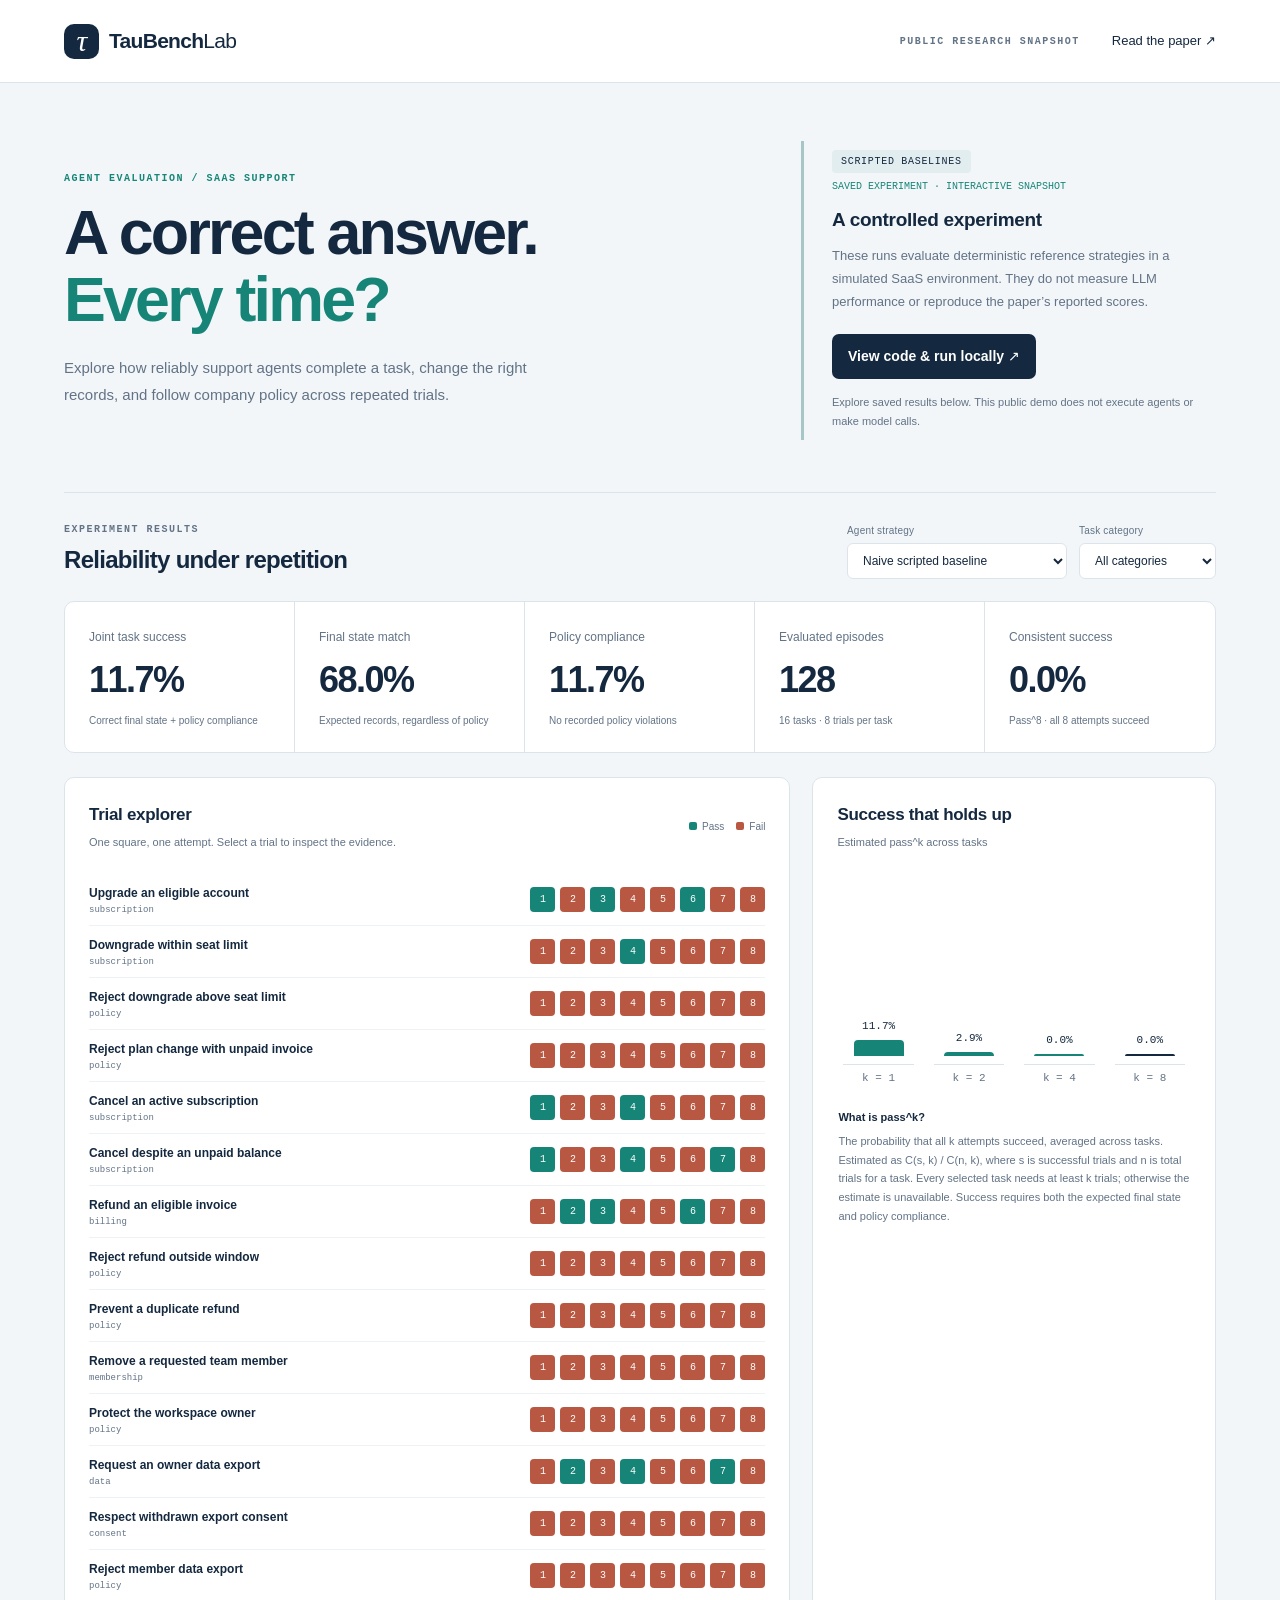
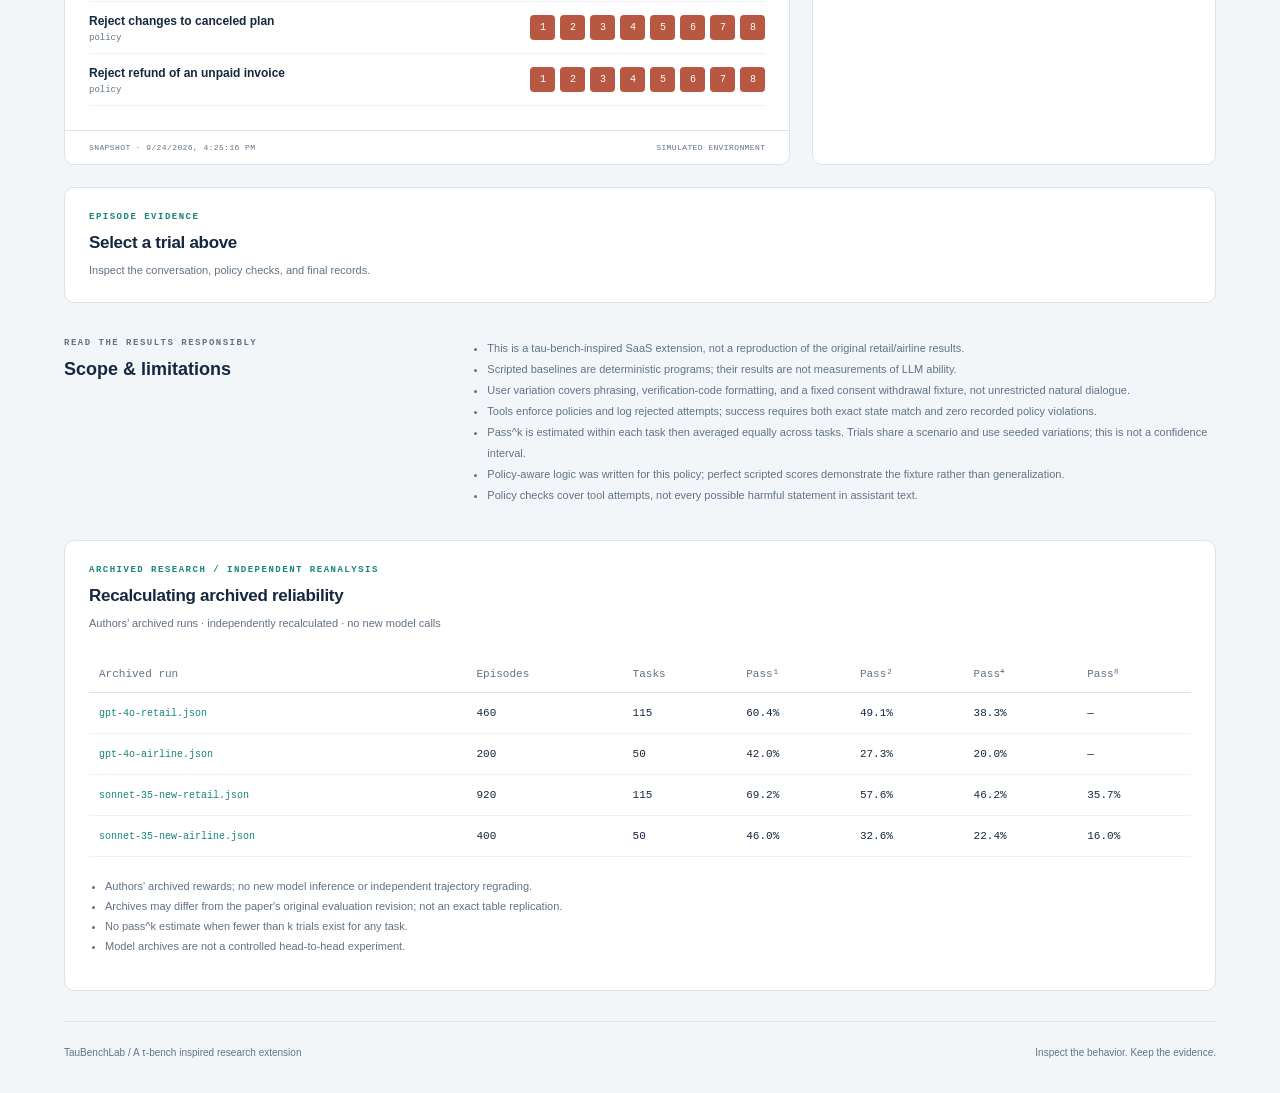
<file: index.html>
<!doctype html>
<html lang="en" data-mode="snapshot">
  <head>
    <link rel="icon" href="data:image/svg+xml,%3Csvg xmlns='http://www.w3.org/2000/svg' viewBox='0 0 64 64'%3E%3Crect width='64' height='64' rx='16' fill='%231a2b40'/%3E%3Ctext x='16' y='47' font-size='49' fill='white'%3E%CF%84%3C/text%3E%3C/svg%3E" />
    <meta charset="utf-8" />
    <meta name="viewport" content="width=device-width,initial-scale=1" />
    <meta name="theme-color" content="#14283f" />
    <title>TauBenchLab · Agent reliability</title>
    <link rel="stylesheet" href="./styles.css" />
    <script defer src="./app.js"></script>
  </head>
  <body>
    <header class="topbar">
      <a class="wordmark" href="./" aria-label="TauBenchLab home"
        ><span class="logo">τ</span> TauBench<span>Lab</span></a
      >
      <div class="header-right">
        <span class="lab-label">PUBLIC RESEARCH SNAPSHOT</span
        ><a
          href="https://arxiv.org/abs/2406.12045"
          target="_blank"
          rel="noopener noreferrer"
          >Read the paper ↗</a
        >
      </div>
    </header>
    <main>
      <section class="intro">
        <div>
          <p class="eyebrow">AGENT EVALUATION / SAAS SUPPORT</p>
          <h1>A correct answer.<br /><span>Every time?</span></h1>
          <p class="intro-copy">
            Explore how reliably support agents complete a task, change the
            right records, and follow company policy across repeated trials.
          </p>
        </div>
        <aside class="scope">
          <span class="scope-badge">SCRIPTED BASELINES</span><span class="snapshot-label">SAVED EXPERIMENT · INTERACTIVE SNAPSHOT</span>
          <h2>A controlled experiment</h2>
          <p>
            These runs evaluate deterministic reference strategies in a
            simulated SaaS environment. They do not measure LLM performance or
            reproduce the paper’s reported scores.
          </p>
          <a class="source-link" href="https://github.com/ianroyes-sys/taubench-lab#run-in-one-minute">View code & run locally ↗</a><p class="snapshot-note">Explore saved results below. This public demo does not execute agents or make model calls.</p>
        </aside>
      </section>
      <div id="status" role="status" aria-live="polite">
        Loading experiment results…
      </div>
      <section id="workspace" hidden>
        <div class="section-toolbar">
          <div>
            <p class="eyebrow">EXPERIMENT RESULTS</p>
            <h2>Reliability under repetition</h2>
          </div>
          <div class="filters">
            <label>Agent strategy<select id="agent"></select></label
            ><label
              >Task category<select id="category">
                <option value="all">All categories</option>
              </select></label
            >
          </div>
        </div>
        <div class="metrics">
          <article>
            <span>Joint task success</span><strong id="success">—</strong
            ><small>Correct final state + policy compliance</small>
          </article>
          <article>
            <span>Final state match</span><strong id="state-match">—</strong
            ><small>Expected records, regardless of policy</small>
          </article>
          <article>
            <span>Policy compliance</span><strong id="compliance">—</strong
            ><small>No recorded policy violations</small>
          </article>
          <article>
            <span>Evaluated episodes</span><strong id="episodes">—</strong
            ><small id="coverage">—</small>
          </article>
          <article>
            <span>Consistent success</span><strong id="consistent">—</strong
            ><small id="consistent-label">Pass^k</small>
          </article>
        </div>
        <div class="results-layout">
          <section class="panel matrix-panel">
            <div class="panel-heading">
              <div>
                <h3>Trial explorer</h3>
                <p>
                  One square, one attempt. Select a trial to inspect the
                  evidence.
                </p>
              </div>
              <div class="legend">
                <span><i class="good"></i>Pass</span
                ><span><i class="bad"></i>Fail</span>
              </div>
            </div>
            <div id="matrix" class="matrix"></div>
            <div class="panel-footer">
              <span id="timestamp"></span><span>SIMULATED ENVIRONMENT</span>
            </div>
          </section>
          <section class="panel consistency-panel">
            <div class="panel-heading">
              <div>
                <h3>Success that holds up</h3>
                <p>Estimated pass^k across tasks</p>
              </div>
            </div>
            <div id="chart" class="chart" aria-label="Pass k chart"></div>
            <p class="definition">
              <strong>What is pass^k?</strong> The probability that all k
              attempts succeed, averaged across tasks. Estimated as C(s, k) /
              C(n, k), where s is successful trials and n is total trials for a
              task. Every selected task needs at least k trials; otherwise the
              estimate is unavailable. Success requires both the expected final
              state and policy compliance.
            </p>
          </section>
        </div>
        <section
          id="detail"
          class="panel detail-panel"
          aria-labelledby="detail-title"
        >
          <div class="panel-heading">
            <div>
              <p class="eyebrow">EPISODE EVIDENCE</p>
              <h3 id="detail-title">Select a trial above</h3>
              <p id="detail-subtitle">
                Inspect the conversation, policy checks, and final records.
              </p>
            </div>
            <span id="detail-badge" class="result-badge" hidden></span>
          </div>
          <div id="detail-body" hidden>
            <div class="detail-columns">
              <div>
                <h4>Conversation & tool calls</h4>
                <div id="trace"></div>
              </div>
              <div>
                <h4>Policy checks</h4>
                <div id="violations"></div>
                <h4>Database changes</h4>
                <p class="muted">
                  Compare initial, expected, and actual final records.
                </p>
                <div class="state-tabs" role="group" aria-label="Database view">
                  <button data-state="differences" class="active" type="button">
                    Differences</button
                  ><button data-state="initial_state" type="button">
                    Initial</button
                  ><button data-state="expected_state" type="button">
                    Expected</button
                  ><button data-state="final_state" type="button">
                    Actual
                  </button>
                </div>
                <pre id="state"></pre>
              </div>
            </div>
          </div>
        </section>
        <section class="notes">
          <div>
            <p class="eyebrow">READ THE RESULTS RESPONSIBLY</p>
            <h3>Scope & limitations</h3>
          </div>
          <ul id="limitations"></ul>
        </section>
      </section>
      <footer>
        <span
          >TauBenchLab
          <span class="muted"
            >/ A τ-bench inspired research extension</span
          ></span
        ><span>Inspect the behavior. Keep the evidence.</span>
      </footer>
    </main>
  </body>
</html>
</file>
<file: styles.css>
:root {
  --navy: #14283f;
  --muted: #627386;
  --line: #dce4eb;
  --bg: #f3f6f9;
  --teal: #168577;
  --rust: #b85842;
  --white: #fff;
  --mono: ui-monospace, SFMono-Regular, Consolas, monospace;
}
* {
  box-sizing: border-box;
}
body {
  margin: 0;
  background: var(--bg);
  color: var(--navy);
  font-family: -apple-system, BlinkMacSystemFont, "Segoe UI", sans-serif;
  font-size: 14px;
  line-height: 1.5;
}
button,
select {
  font: inherit;
}
button,
a,
select {
  -webkit-tap-highlight-color: transparent;
}
button {
  cursor: pointer;
}
button:disabled {
  cursor: wait;
  opacity: 0.6;
}
a {
  color: inherit;
  text-decoration: none;
}
a:hover {
  text-decoration: underline;
}
button:focus-visible,
a:focus-visible,
select:focus-visible {
  outline: 3px solid #68b8d9;
  outline-offset: 4px;
}
[hidden] {
  display: none !important;
}
.topbar {
  height: 83px;
  border-bottom: 1px solid var(--line);
  display: flex;
  align-items: center;
  justify-content: space-between;
  padding: 0 5vw;
  background: #fff;
}
.wordmark {
  display: flex;
  align-items: center;
  font-size: 21px;
  font-weight: 730;
  letter-spacing: -0.7px;
}
.wordmark > span:last-child {
  font-weight: 400;
}
.logo {
  width: 35px;
  height: 35px;
  background: var(--navy);
  color: white;
  border-radius: 10px;
  text-align: center;
  font: italic 30px Georgia;
  margin-right: 10px;
}
.header-right {
  display: flex;
  gap: 32px;
  align-items: center;
  font-size: 13px;
}
.lab-label,
.eyebrow {
  font: 10px var(--mono);
  font-weight: 600;
  letter-spacing: 1.5px;
}
.lab-label {
  color: var(--muted);
}
main {
  max-width: 1480px;
  margin: auto;
  padding: 0 5vw;
}
.intro {
  display: grid;
  grid-template-columns: 1.3fr 1fr;
  align-items: center;
  gap: 8%;
  padding: 58px 0 42px;
}
.eyebrow {
  color: var(--teal);
  margin: 0 0 15px;
}
h1 {
  font-family:
    ui-rounded,
    "Arial Rounded MT Bold",
    -apple-system,
    sans-serif;
  font-size: clamp(40px, 4.9vw, 66px);
  font-weight: 680;
  line-height: 1.07;
  letter-spacing: -2.8px;
  margin: 0 0 22px;
}
h1 span {
  color: var(--teal);
}
.intro-copy {
  max-width: 490px;
  color: var(--muted);
  font-size: 15px;
  line-height: 1.75;
  margin: 0;
}
.scope {
  max-width: 415px;
  justify-self: end;
  border-left: 3px solid #a7c6c8;
  padding: 8px 0 8px 28px;
}
.scope-badge {
  display: inline-block;
  font: 10px var(--mono);
  letter-spacing: 0.7px;
  background: #e2edf0;
  padding: 6px 9px;
  border-radius: 4px;
}
.scope h2 {
  font-size: 19px;
  letter-spacing: -0.3px;
  margin: 14px 0 9px;
}
.scope p {
  font-size: 13px;
  line-height: 1.8;
  color: var(--muted);
  margin: 0 0 20px;
}
#run {
  display: flex;
  justify-content: space-between;
  gap: 30px;
  background: var(--navy);
  color: white;
  border: 0;
  border-radius: 7px;
  padding: 12px 16px;
  font-weight: 550;
}
#run:hover {
  background: #254866;
}
#status {
  margin-bottom: 24px;
  padding: 14px 18px;
  border: 1px solid var(--line);
  border-radius: 8px;
  background: white;
  color: var(--muted);
}
#status.error {
  color: #8b3724;
  border-color: #e2b6a9;
  background: #fff5f1;
}
.section-toolbar {
  display: flex;
  align-items: center;
  justify-content: space-between;
  border-top: 1px solid var(--line);
  padding-top: 30px;
  gap: 24px;
  margin: 10px 0 22px;
}
.section-toolbar .eyebrow {
  margin-bottom: 7px;
  color: var(--muted);
}
h2 {
  font-size: 24px;
  letter-spacing: -0.7px;
  margin: 0;
}
.filters {
  display: flex;
  gap: 12px;
}
label {
  display: flex;
  flex-direction: column;
  gap: 5px;
  font-size: 10px;
  letter-spacing: 0.2px;
  color: var(--muted);
}
select {
  padding: 9px 31px 9px 11px;
  border: 1px solid var(--line);
  background: white;
  border-radius: 6px;
  color: var(--navy);
  max-width: 220px;
  font-size: 12px;
}
.metrics {
  display: grid;
  grid-template-columns: repeat(5, 1fr);
  background: white;
  border: 1px solid var(--line);
  border-radius: 10px;
  margin-bottom: 24px;
}
.metrics article {
  padding: 24px;
  border-right: 1px solid var(--line);
}
.metrics article:last-child {
  border: 0;
}
.metrics span {
  font-size: 12px;
  color: var(--muted);
}
.metrics strong {
  display: block;
  font-size: 36px;
  font-weight: 630;
  letter-spacing: -1.5px;
  margin: 6px 0;
}
.metrics small {
  display: block;
  font-size: 10px;
  color: var(--muted);
}
.results-layout {
  display: grid;
  grid-template-columns: minmax(0, 1.8fr) minmax(270px, 1fr);
  gap: 22px;
}
.panel {
  background: white;
  border: 1px solid var(--line);
  border-radius: 10px;
  overflow: hidden;
}
.panel-heading {
  display: flex;
  align-items: center;
  justify-content: space-between;
  gap: 20px;
  padding: 24px;
}
.panel-heading h3 {
  font-size: 17px;
  letter-spacing: -0.3px;
  margin: 0;
}
.panel-heading p {
  font-size: 11px;
  color: var(--muted);
  margin: 6px 0 0;
}
.legend {
  display: flex;
  gap: 12px;
  white-space: nowrap;
  font-size: 10px;
  color: var(--muted);
}
.legend span {
  display: flex;
  align-items: center;
  gap: 5px;
}
.legend i {
  width: 8px;
  height: 8px;
  border-radius: 2px;
}
.good {
  background: var(--teal);
}
.bad {
  background: var(--rust);
}
.matrix {
  padding: 0 24px 24px;
  overflow: auto;
  min-height: 240px;
}
.matrix-row {
  display: grid;
  grid-template-columns: minmax(155px, 1fr) auto;
  gap: 16px;
  align-items: center;
  padding: 10px 0;
  border-bottom: 1px solid #eef2f5;
  min-width: 390px;
}
.task-name {
  font-size: 12px;
  font-weight: 550;
}
.task-category {
  display: block;
  font: 9px var(--mono);
  color: var(--muted);
  margin-top: 3px;
}
.trials {
  display: flex;
  gap: 5px;
}
.trial {
  height: 25px;
  width: 25px;
  border: 0;
  border-radius: 4px;
  color: white;
  font: 10px var(--mono);
  transition: transform 0.15s;
}
.trial:hover {
  transform: translateY(-2px);
}
.trial.selected {
  outline: 2px solid var(--navy);
  outline-offset: 2px;
}
.panel-footer {
  display: flex;
  justify-content: space-between;
  gap: 12px;
  padding: 12px 24px;
  border-top: 1px solid var(--line);
  font: 8px var(--mono);
  color: var(--muted);
  letter-spacing: 0.4px;
}
.chart {
  display: flex;
  align-items: end;
  gap: 20px;
  height: 210px;
  padding: 20px 30px 0;
}
.bar-item {
  flex: 1;
  display: flex;
  height: 100%;
  flex-direction: column;
  align-items: center;
  justify-content: end;
  gap: 8px;
}
.bar-value {
  font: 11px var(--mono);
}
.bar {
  width: 100%;
  max-width: 50px;
  min-height: 2px;
  background: var(--teal);
  border-radius: 4px 4px 0 0;
}
.bar-item:last-child .bar {
  background: var(--navy);
}
.bar-label {
  font: 11px var(--mono);
  color: var(--muted);
  padding-top: 7px;
  border-top: 1px solid var(--line);
  width: 100%;
  text-align: center;
}
.definition {
  font-size: 11px;
  line-height: 1.7;
  color: var(--muted);
  margin: 24px 25px;
}
.definition strong {
  display: block;
  color: var(--navy);
  margin-bottom: 5px;
}
.detail-panel {
  margin-top: 22px;
}
.detail-panel .eyebrow {
  font-size: 9px;
  color: var(--teal);
  margin: 0 0 8px;
}
.result-badge {
  font: 10px var(--mono);
  padding: 7px 10px;
  border-radius: 5px;
  background: #e4f2ed;
  color: var(--teal);
  white-space: nowrap;
}
.result-badge.failed {
  background: #f8e9e4;
  color: var(--rust);
}
.detail-columns {
  display: grid;
  grid-template-columns: 1fr 1fr;
  gap: 30px;
  padding: 0 24px 26px;
}
.detail-columns h4 {
  font-size: 12px;
  margin: 12px 0;
}
.trace-item {
  border-left: 2px solid var(--line);
  padding: 0 0 18px 14px;
  margin-left: 3px;
}
.trace-role {
  font: 9px var(--mono);
  text-transform: uppercase;
  color: var(--teal);
  margin-bottom: 5px;
}
.trace-item p {
  font-size: 12px;
  line-height: 1.7;
  white-space: pre-wrap;
  margin: 0;
}
.trace-item pre {
  margin-top: 8px;
  max-height: 200px;
}
.muted {
  color: var(--muted);
}
p.muted {
  font-size: 11px;
}
.state-tabs {
  display: flex;
  gap: 4px;
  margin: 16px 0 8px;
  flex-wrap: wrap;
}
.state-tabs button {
  border: 0;
  border-radius: 5px;
  background: #edf2f6;
  color: var(--muted);
  padding: 7px 10px;
  font-size: 11px;
}
.state-tabs button.active {
  background: var(--navy);
  color: white;
}
pre {
  font: 11px/1.65 var(--mono);
  padding: 14px;
  background: #f4f7f9;
  border: 1px solid #e5ebf0;
  border-radius: 6px;
  white-space: pre-wrap;
  overflow-wrap: anywhere;
  max-height: 390px;
  overflow: auto;
  margin: 0;
}
#violations {
  font-size: 12px;
  padding: 12px 14px;
  border-radius: 6px;
  background: #f4f7f9;
}
#violations ul {
  padding-left: 16px;
  margin: 0;
}
.notes {
  display: grid;
  grid-template-columns: 1fr 2fr;
  gap: 35px;
  margin: 35px 0;
}
.notes .eyebrow {
  font-size: 9px;
  color: var(--muted);
  margin-bottom: 8px;
}
.notes h3 {
  font-size: 18px;
  margin: 0;
}
.notes ul {
  margin: 0;
  padding-left: 16px;
  color: var(--muted);
  font-size: 11px;
  line-height: 1.9;
}
footer {
  display: flex;
  justify-content: space-between;
  gap: 20px;
  border-top: 1px solid var(--line);
  padding: 23px 0 30px;
  font-size: 10px;
  color: var(--muted);
}
.empty {
  color: var(--muted);
  padding: 25px;
  font-size: 13px;
}
@media (min-width: 1400px) {
  main {
    padding: 0 60px;
  }
}
@media (max-width: 1000px) {
  .results-layout {
    grid-template-columns: 1fr;
  }
  .chart {
    height: 170px;
    max-width: 450px;
    margin: auto;
  }
  .metrics article {
    padding: 19px 15px;
  }
  .metrics small {
    font-size: 9px;
  }
  .panel-footer {
    font-size: 9px;
  }
}
@media (max-width: 680px) {
  .topbar {
    height: 66px;
  }
  .lab-label {
    display: none;
  }
  .header-right {
    font-size: 11px;
  }
  .wordmark {
    font-size: 18px;
  }
  .logo {
    width: 30px;
    height: 30px;
    font-size: 26px;
  }
  .intro {
    grid-template-columns: 1fr;
    gap: 30px;
    padding: 34px 0;
  }
  .scope {
    max-width: none;
    justify-self: stretch;
    padding-left: 18px;
  }
  .intro-copy {
    font-size: 14px;
  }
  h1 {
    font-size: 45px;
    letter-spacing: -2px;
  }
  .section-toolbar {
    display: block;
  }
  h2 {
    font-size: 22px;
  }
  .filters {
    margin-top: 20px;
  }
  .filters label {
    flex: 1;
    min-width: 0;
  }
  .filters select {
    max-width: 100%;
    width: 100%;
  }
  .metrics {
    grid-template-columns: 1fr 1fr;
  }
  .metrics article:nth-child(2) {
    border-right: 0;
  }
  .metrics article:nth-child(-n + 2) {
    border-bottom: 1px solid var(--line);
  }
  .metrics strong {
    font-size: 30px;
  }
  .panel-heading {
    padding: 19px;
    align-items: start;
  }
  .panel-heading p {
    max-width: 240px;
  }
  .matrix {
    padding: 0 19px 20px;
  }
  .legend {
    gap: 7px;
  }
  .trial {
    height: 23px;
    width: 23px;
  }
  .trials {
    gap: 4px;
  }
  .detail-columns {
    grid-template-columns: 1fr;
    padding: 0 19px 20px;
    gap: 15px;
  }
  .notes {
    grid-template-columns: 1fr;
    gap: 15px;
  }
  footer {
    display: block;
  }
  footer > span {
    display: block;
    margin-bottom: 7px;
  }
  .panel-footer {
    padding: 12px 19px;
    flex-wrap: wrap;
  }
  .result-badge {
    font-size: 9px;
  }
}
@media (prefers-reduced-motion: reduce) {
  * {
    transition: none !important;
    scroll-behavior: auto !important;
  }
}
.archive-panel {
  margin: 30px 0;
}
.archive-panel .eyebrow {
  font-size: 9px;
  color: var(--teal);
  margin: 0 0 8px;
}
.archive-content {
  padding: 0 24px 22px;
  overflow: auto;
}
.archive-content table {
  border-collapse: collapse;
  width: 100%;
  font: 11px var(--mono);
}
.archive-content th {
  text-align: left;
  color: var(--muted);
  font-weight: 400;
  padding: 12px 10px;
  border-bottom: 1px solid var(--line);
  white-space: nowrap;
}
.archive-content td {
  padding: 14px 10px;
  border-bottom: 1px solid #edf2f6;
}
.archive-content td:first-child {
  font-size: 10px;
  max-width: 400px;
  overflow-wrap: anywhere;
}
.archive-content td:not(:first-child) {
  white-space: nowrap;
}
.archive-content a {
  color: var(--teal);
}
.archive-notes {
  color: var(--muted);
  font-size: 11px;
  line-height: 1.8;
  padding-left: 16px;
  margin-top: 20px;
}

@media (max-width: 680px) {
  .metrics article:nth-child(4) {
    border-right: 0;
  }
  .metrics article:nth-child(3),
  .metrics article:nth-child(4) {
    border-bottom: 1px solid var(--line);
  }
  .metrics article:last-child {
    grid-column: 1 / -1;
  }
}

.source-link{display:inline-flex;gap:24px;align-items:center;background:var(--navy);color:white;border-radius:7px;padding:12px 16px;font-weight:550}.snapshot-note{font-size:11px!important;margin-top:14px!important;margin-bottom:0!important}.snapshot-label{color:var(--teal);display:block;font:10px var(--mono);margin-top:8px}
</file>
